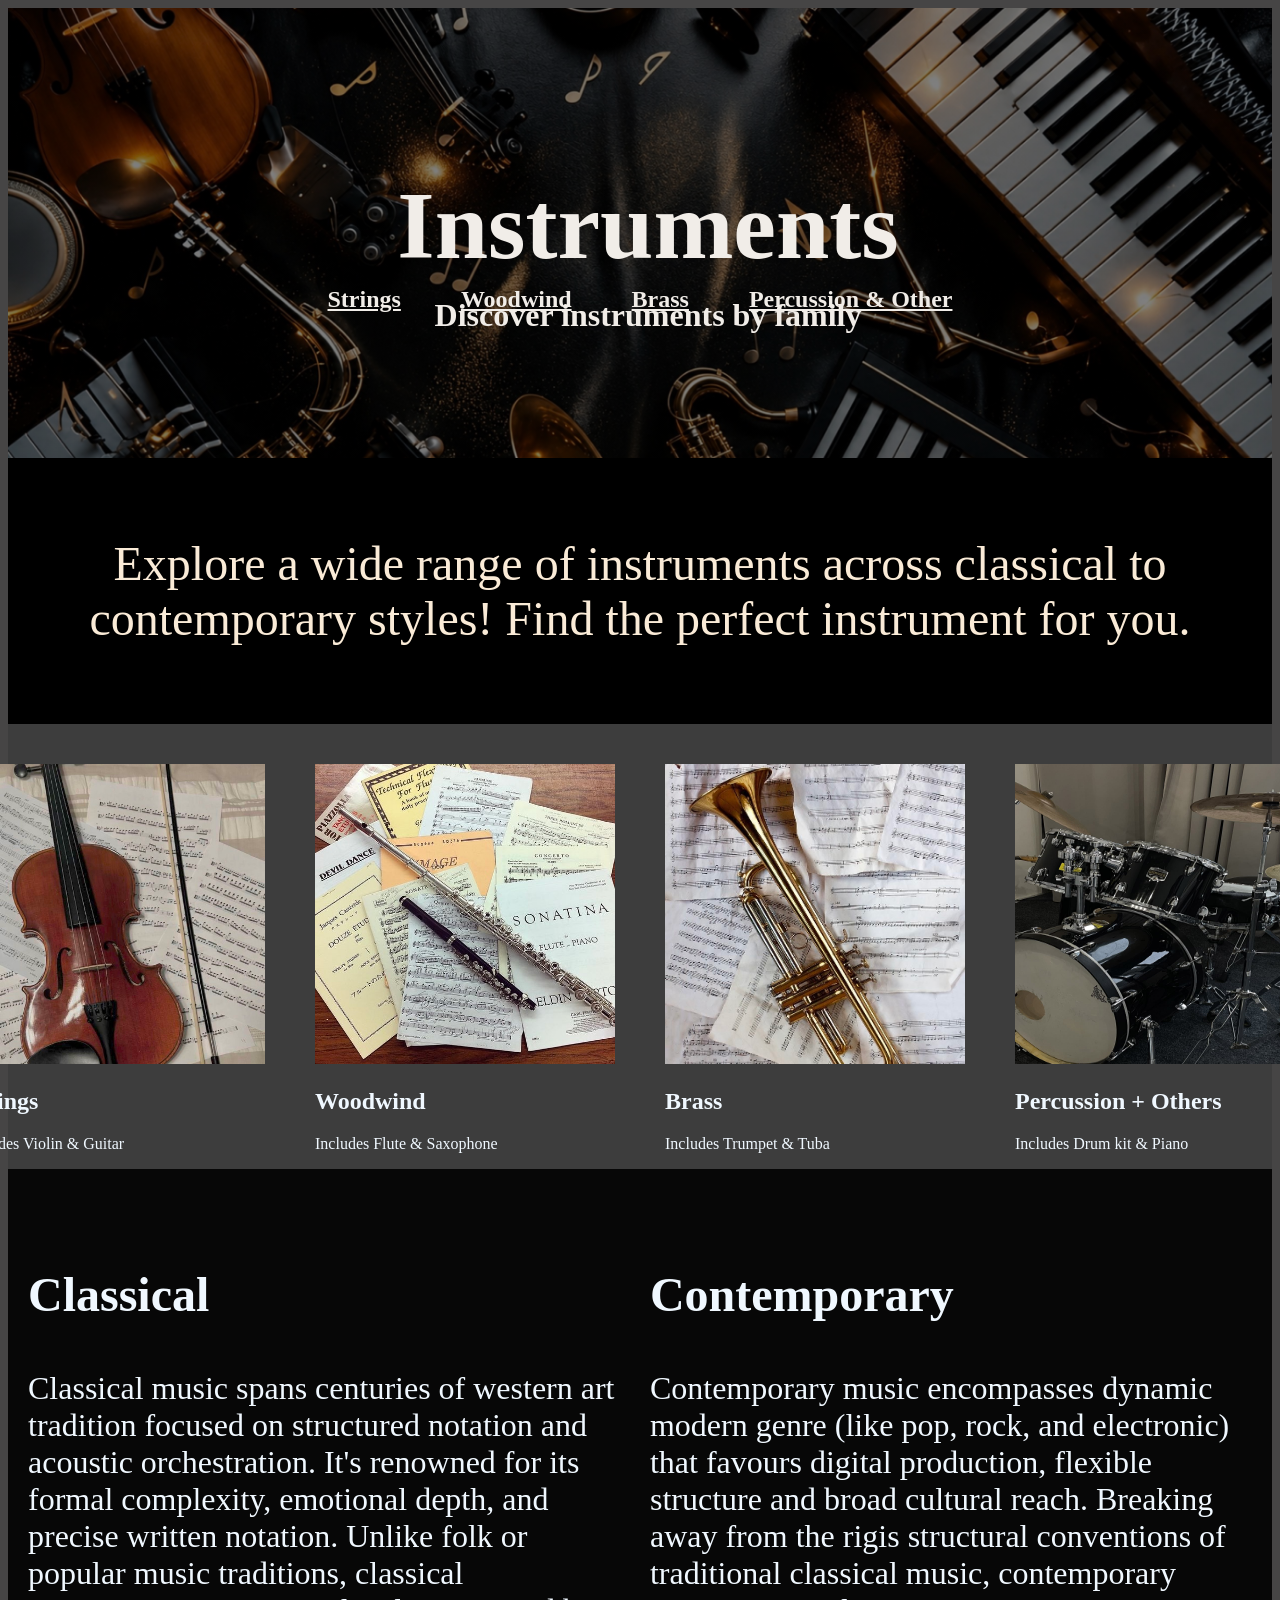
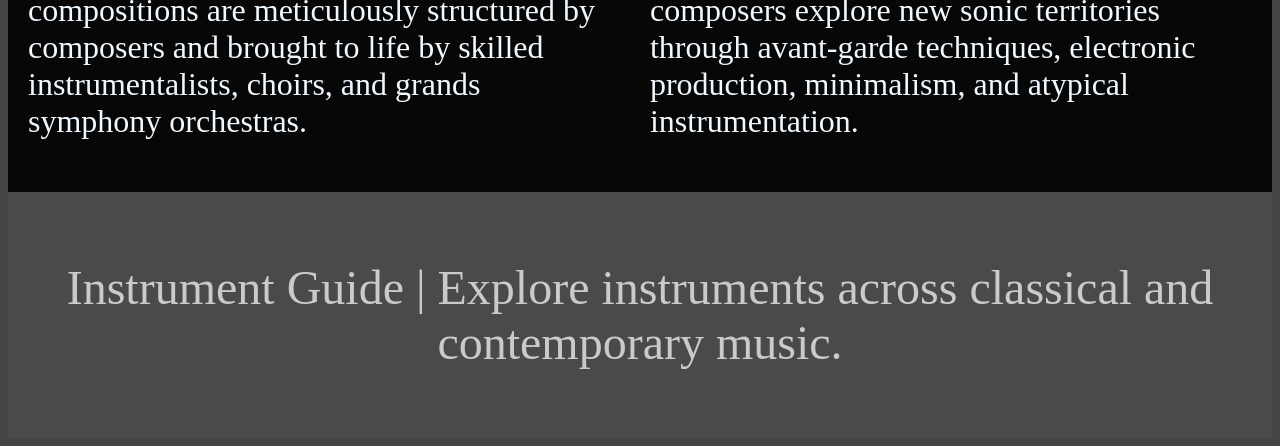
<file: index.html>
<!DOCTYPE html>
<html lang="en">
<head>
    <meta charset="UTF-8">
    <meta name="viewport" content="width=device-width, initial-scale=1.0">
    <link rel="stylesheet" href="style.css">
    <title>Document</title>
</head>
<body>
    <section class="hero-image">
        <h1 class="hero-text">
            Instruments
        </h1>
        <h2 class="herosubtitle">
            Discover instruments by family
        </h2>

        <div class = "familylinks">
            <h2 class="familylink"><a href=strings.html>Strings</a></h2>

            <h2 class="familylink"><a href=woodwind.html>Woodwind</a></h2>

            <h2 class="familylink"><a href=brass.html>Brass</a></h2>

            <h2 class="familylink"><a href=percussion&other.html>Percussion & Other</a></h2>

        </div>
    </section>

    <section class="intro">
        <p>
            Explore a wide range of instruments across classical to contemporary styles!
            Find the perfect instrument for you.
        </p>
    </section>

    <section class="Families">
        <div class="family">
            <a href=strings.html>
                <img class="family-img" src="./WebImg/viola_IMG.jpeg" alt="Violin">
            </a>
            <h2>Strings</h2>
            <p>Includes Violin & Guitar</p>
        </div>

        <div class="family">
            <a href=woodwind.html>
                <img class="family-img" src="./WebImg/flutepiccolo_IMG.jpeg" alt="Flute">
                </a>
            <h2>Woodwind</h2>
            <p>Includes Flute & Saxophone</p>
        </div>

        <div class="family">
            <a href=brass.html>
                <img class="family-img" src="./WebImg/trumpet_IMG.jpeg" alt="Trumpet">
                </a>
            <h2>Brass</h2>
            <p>Includes Trumpet & Tuba</p>
        </div>

        <div class="family">
            <a href=percussion&other.html>
                <img class="family-img" src="./WebImg/drumkit_IMG.jpeg" alt="Drums">
                </a>
            <h2>Percussion + Others</h2>
            <p>Includes Drum kit & Piano</p>
        </div>

    </section>

    <section class="info">
        <div class="comparison">
            <div>
                <h3>Classical</h3>
                <p>Classical music spans centuries of western art tradition focused on structured notation and acoustic orchestration. It's renowned for its formal complexity, emotional depth, and precise written notation. Unlike folk or popular music traditions, classical compositions are meticulously structured by composers and brought to life by skilled instrumentalists, choirs, and grands symphony orchestras.</p>
            </div>
            <div>
                <h3>Contemporary</h3>
                <p>Contemporary music encompasses dynamic modern genre (like pop, rock, and electronic) that favours digital production, flexible structure and broad cultural reach. Breaking away from the rigis structural conventions of traditional classical music, contemporary composers explore new sonic territories through avant-garde techniques, electronic production, minimalism, and atypical instrumentation.</p>
            </div>
        </div>
    </section>

    <section class="end">
        <p>Instrument Guide | Explore instruments across classical and contemporary music.</p>
    </section>

</body>
</html>
</file>
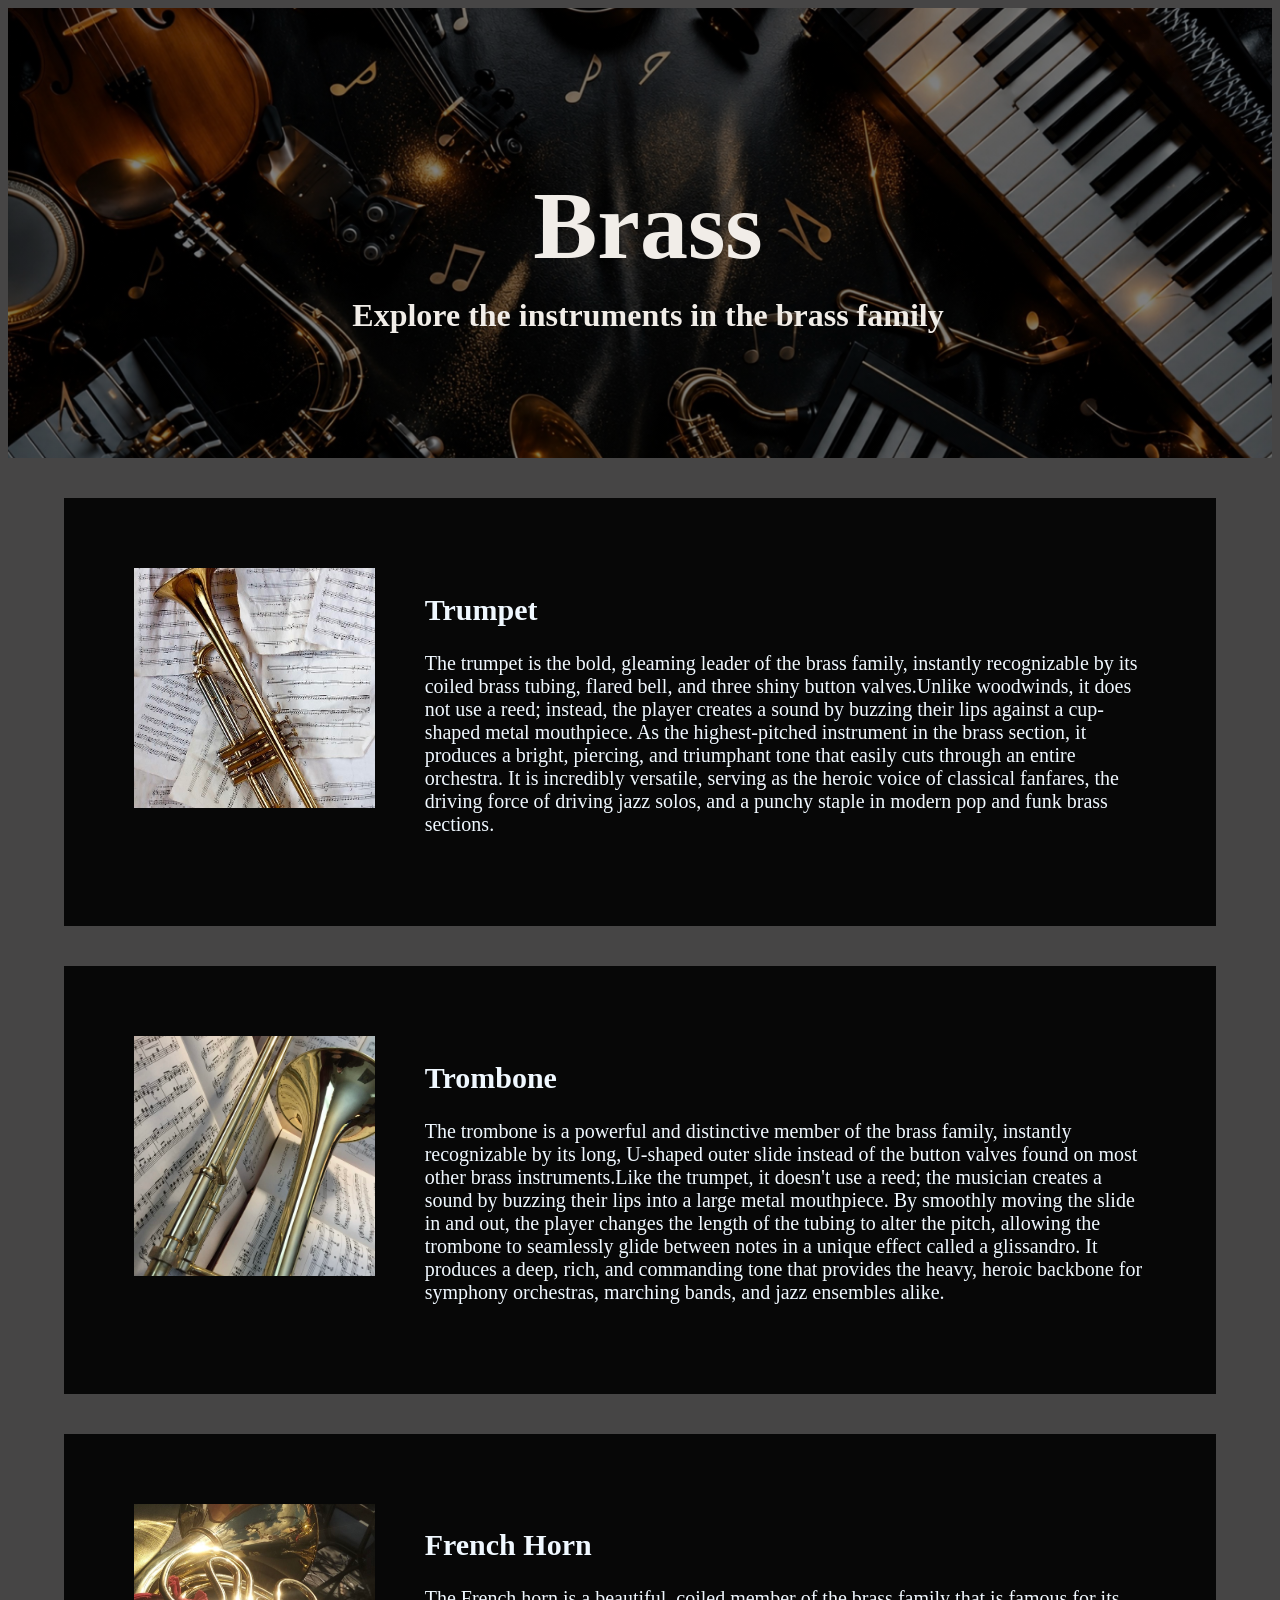
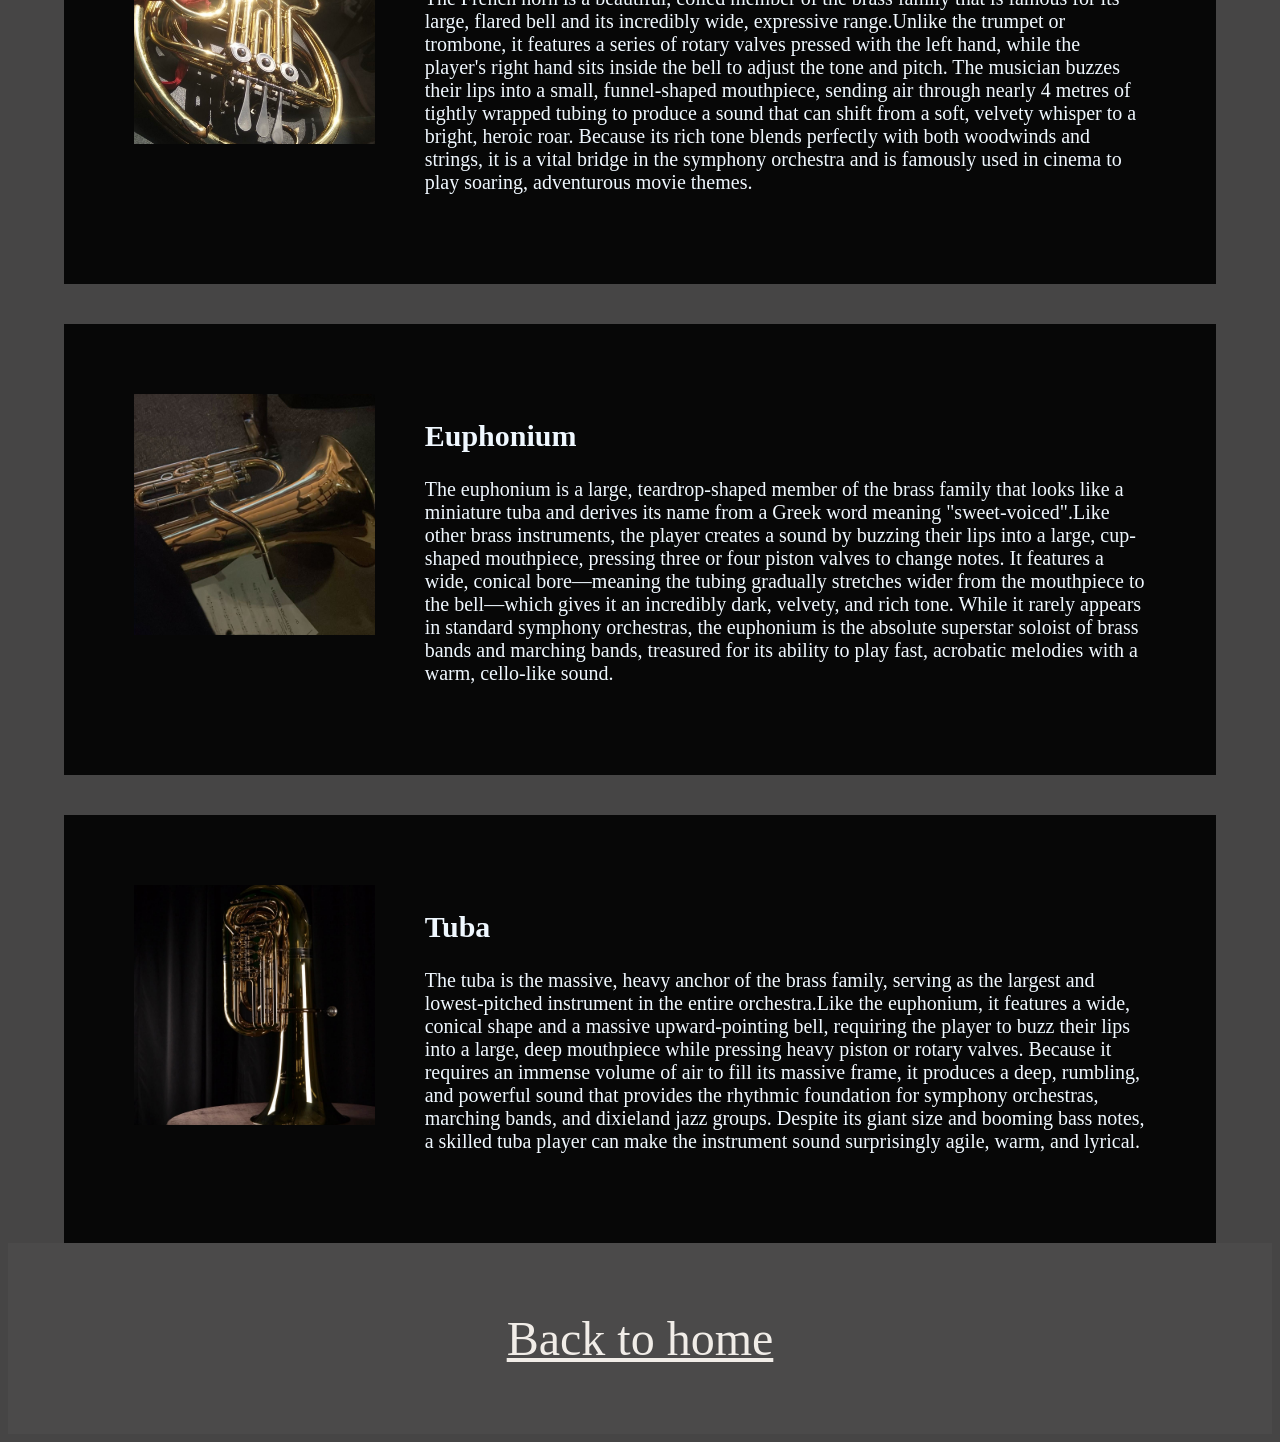
<file: brass.html>
<!DOCTYPE html>
<html lang="en">
<head>
    <meta charset="UTF-8">
    <meta name="viewport" content="width=device-width, initial-scale=1.0">
    <link rel="stylesheet" href="style.css">
    <title>Document</title>
</head>
<body>
    <section class="hero-brass">
        <h1 class="hero-brasstext">
            Brass
        </h1>
        <h2 class="herobrasssubtitle">
            Explore the instruments in the brass family
        </h2>
    </section>

    <section class="trumpet">
        <div class="trumpetimg">
            <img src="./WebImg/trumpet_IMG.jpeg" alt="trumpet">
        </div>
        <div class="trumpetinfo">
            <h1>Trumpet</h1>
            <p>The trumpet is the bold, gleaming leader of the brass family, instantly recognizable by its coiled brass tubing, flared bell, and three shiny button valves.Unlike woodwinds, it does not use a reed; instead, the player creates a sound by buzzing their lips against a cup-shaped metal mouthpiece. As the highest-pitched instrument in the brass section, it produces a bright, piercing, and triumphant tone that easily cuts through an entire orchestra. It is incredibly versatile, serving as the heroic voice of classical fanfares, the driving force of driving jazz solos, and a punchy staple in modern pop and funk brass sections.</p>
        </div>
    </section>

    <section class="trombone">
        <div class="tromboneimg">
            <img src="./WebImg/trombone_IMG.jpeg" alt="trombone">
        </div>
        <div class="tromboneinfo">
            <h1>Trombone</h1>
            <p>The trombone is a powerful and distinctive member of the brass family, instantly recognizable by its long, U-shaped outer slide instead of the button valves found on most other brass instruments.Like the trumpet, it doesn't use a reed; the musician creates a sound by buzzing their lips into a large metal mouthpiece. By smoothly moving the slide in and out, the player changes the length of the tubing to alter the pitch, allowing the trombone to seamlessly glide between notes in a unique effect called a glissandro. It produces a deep, rich, and commanding tone that provides the heavy, heroic backbone for symphony orchestras, marching bands, and jazz ensembles alike.</p>
        </div>
    </section>

    <section class="frenchhorn">
        <div class="frenchhornimg">
            <img src="./WebImg/frenchhorn_IMG.jpeg" alt="frenchhorn">
        </div>
        <div class="frenchhorninfo">
            <h1>French Horn</h1>
            <p>The French horn is a beautiful, coiled member of the brass family that is famous for its large, flared bell and its incredibly wide, expressive range.Unlike the trumpet or trombone, it features a series of rotary valves pressed with the left hand, while the player's right hand sits inside the bell to adjust the tone and pitch. The musician buzzes their lips into a small, funnel-shaped mouthpiece, sending air through nearly 4 metres of tightly wrapped tubing to produce a sound that can shift from a soft, velvety whisper to a bright, heroic roar. Because its rich tone blends perfectly with both woodwinds and strings, it is a vital bridge in the symphony orchestra and is famously used in cinema to play soaring, adventurous movie themes.</p>
        </div>
    </section>

    <section class="euphonium">
        <div class="euphoniumimg">
            <img src="./WebImg/euphonium_IMG.jpeg" alt="euphonium">
        </div>
        <div class="euphoniuminfo">
            <h1>Euphonium</h1>
            <p>The euphonium is a large, teardrop-shaped member of the brass family that looks like a miniature tuba and derives its name from a Greek word meaning "sweet-voiced".Like other brass instruments, the player creates a sound by buzzing their lips into a large, cup-shaped mouthpiece, pressing three or four piston valves to change notes. It features a wide, conical bore—meaning the tubing gradually stretches wider from the mouthpiece to the bell—which gives it an incredibly dark, velvety, and rich tone. While it rarely appears in standard symphony orchestras, the euphonium is the absolute superstar soloist of brass bands and marching bands, treasured for its ability to play fast, acrobatic melodies with a warm, cello-like sound.</p>
        </div>
    </section>

    <section class="tuba">
        <div class="tubaimg">
            <img src="./WebImg/tuba_IMG.jpeg" alt="tuba">
        </div>
        <div class="tubainfo">
            <h1>Tuba</h1>
            <p>The tuba is the massive, heavy anchor of the brass family, serving as the largest and lowest-pitched instrument in the entire orchestra.Like the euphonium, it features a wide, conical shape and a massive upward-pointing bell, requiring the player to buzz their lips into a large, deep mouthpiece while pressing heavy piston or rotary valves. Because it requires an immense volume of air to fill its massive frame, it produces a deep, rumbling, and powerful sound that provides the rhythmic foundation for symphony orchestras, marching bands, and dixieland jazz groups. Despite its giant size and booming bass notes, a skilled tuba player can make the instrument sound surprisingly agile, warm, and lyrical.</p>
        </div>
    </section>

    <section class="end">
        <p><a href=index.html>Back to home</a></p>
    </section>

</body>
</file>
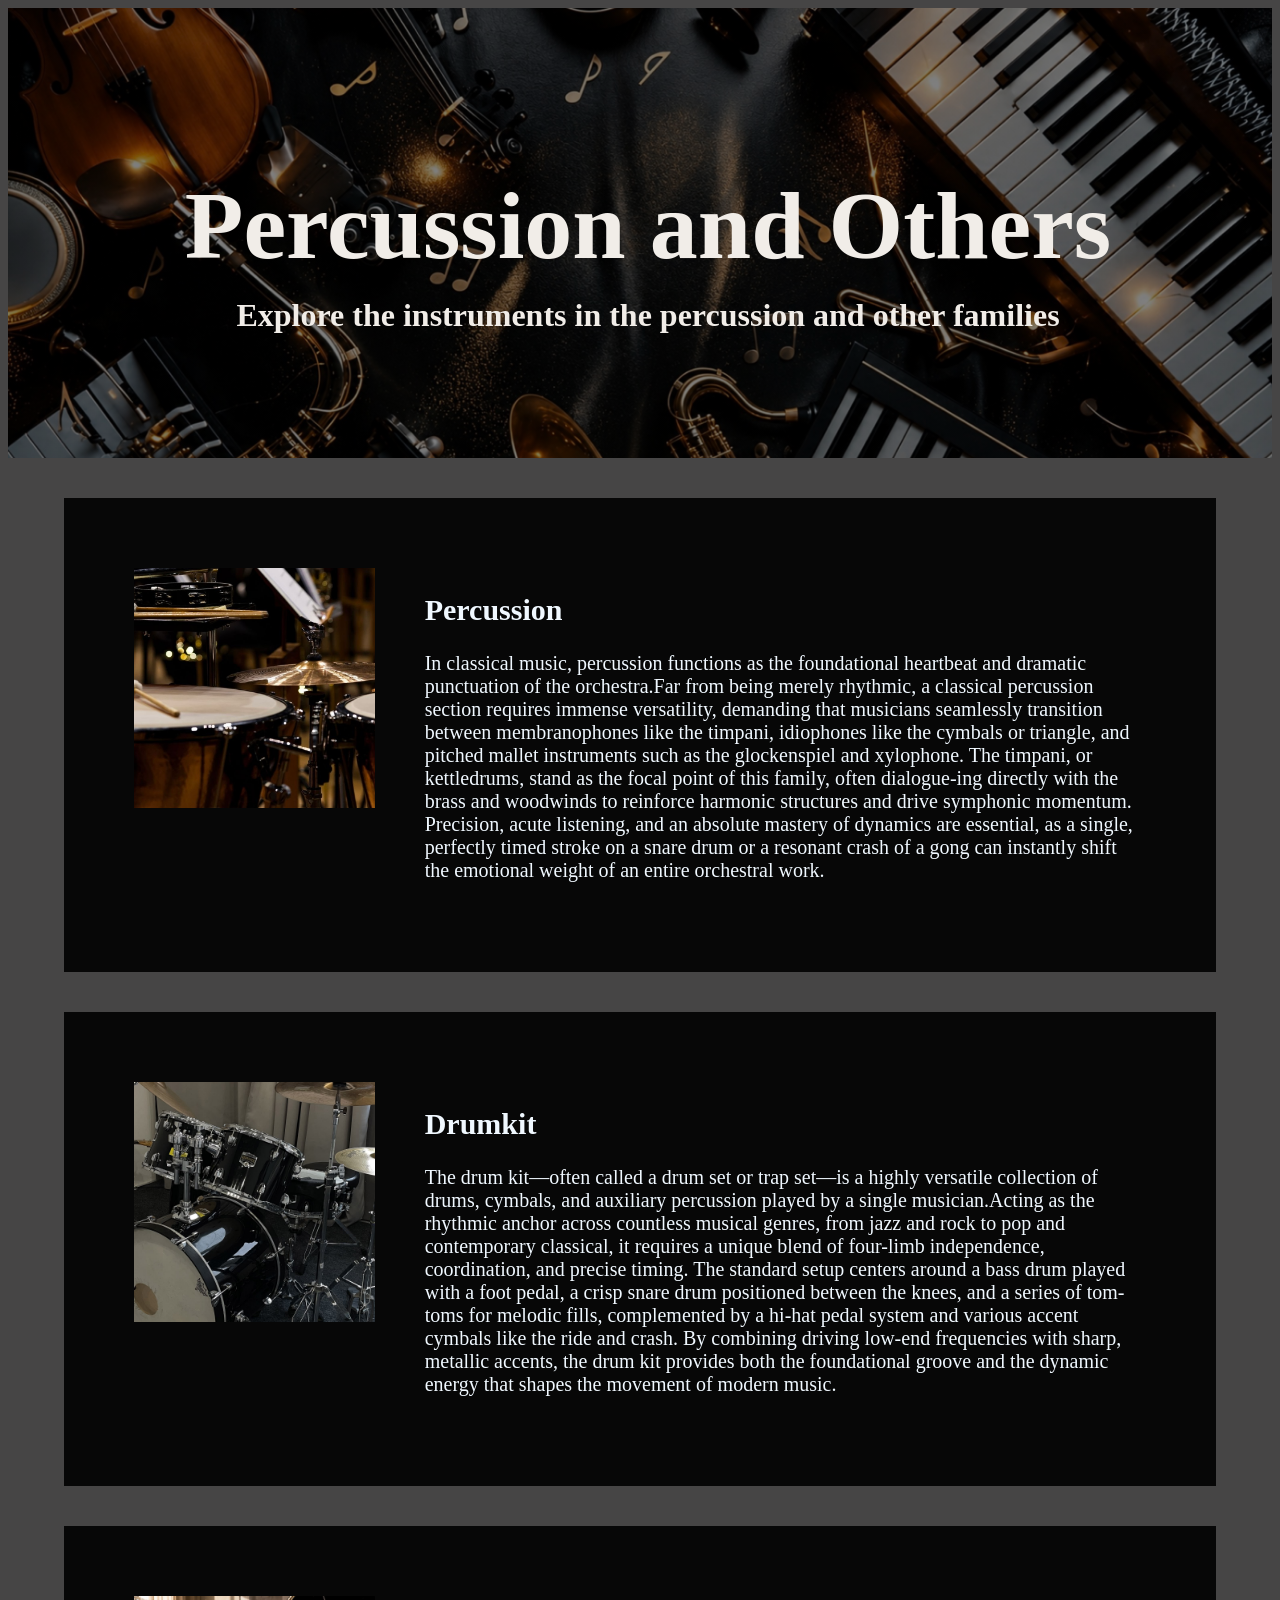
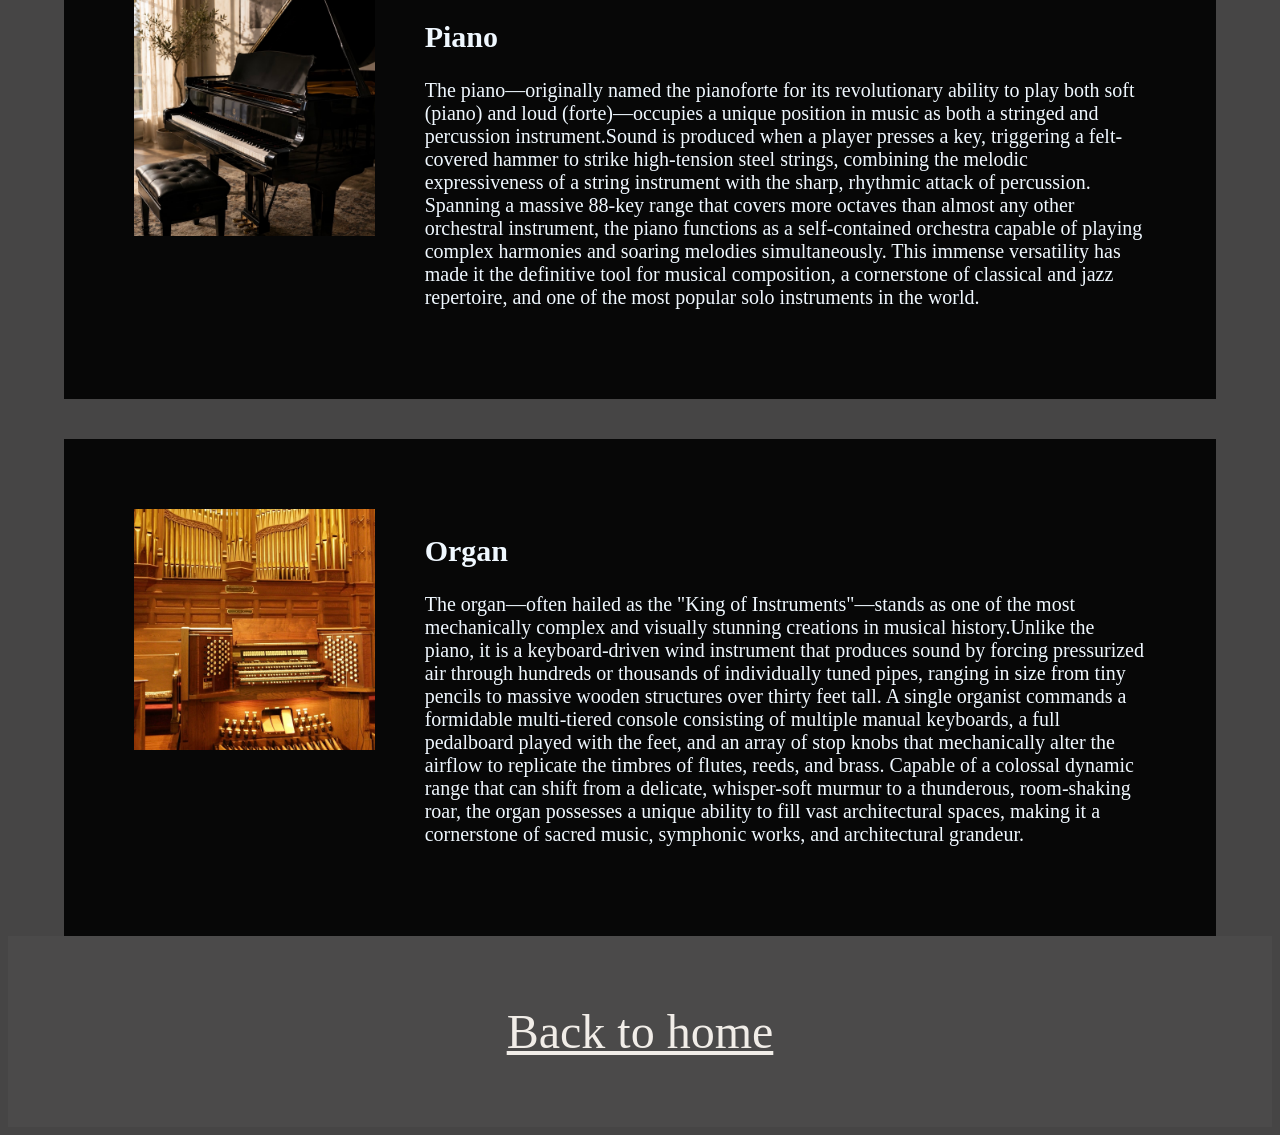
<file: percussion&other.html>
<!DOCTYPE html>
<html lang="en">
<head>
    <meta charset="UTF-8">
    <meta name="viewport" content="width=device-width, initial-scale=1.0">
    <link rel="stylesheet" href="style.css">
    <title>Document</title>
</head>
<body>
    <section class="hero-other">
        <h1 class="hero-othertext">
            Percussion and Others
        </h1>
        <h2 class="heroothersubtitle">
            Explore the instruments in the percussion and other families
        </h2>
    </section>

    <section class="percussion">
        <div class="percussionimg">
            <img src="./WebImg/percussion_IMG.jpeg" alt="percussion">
        </div>
        <div class="percussioninfo">
            <h1>Percussion</h1>
            <p>In classical music, percussion functions as the foundational heartbeat and dramatic punctuation of the orchestra.Far from being merely rhythmic, a classical percussion section requires immense versatility, demanding that musicians seamlessly transition between membranophones like the timpani, idiophones like the cymbals or triangle, and pitched mallet instruments such as the glockenspiel and xylophone. The timpani, or kettledrums, stand as the focal point of this family, often dialogue-ing directly with the brass and woodwinds to reinforce harmonic structures and drive symphonic momentum. Precision, acute listening, and an absolute mastery of dynamics are essential, as a single, perfectly timed stroke on a snare drum or a resonant crash of a gong can instantly shift the emotional weight of an entire orchestral work.</p>
        </div>
    </section>

    <section class="drumkit">
        <div class="drumkitimg">
            <img src="./WebImg/drumkit_IMG.jpeg" alt="drumkit">
        </div>
        <div class="drumkitinfo">
            <h1>Drumkit</h1>
            <p>The drum kit—often called a drum set or trap set—is a highly versatile collection of drums, cymbals, and auxiliary percussion played by a single musician.Acting as the rhythmic anchor across countless musical genres, from jazz and rock to pop and contemporary classical, it requires a unique blend of four-limb independence, coordination, and precise timing. The standard setup centers around a bass drum played with a foot pedal, a crisp snare drum positioned between the knees, and a series of tom-toms for melodic fills, complemented by a hi-hat pedal system and various accent cymbals like the ride and crash. By combining driving low-end frequencies with sharp, metallic accents, the drum kit provides both the foundational groove and the dynamic energy that shapes the movement of modern music.</p>
        </div>
    </section>

    <section class="piano">
        <div class="pianoimg">
            <img src="./WebImg/piano_IMG.jpeg" alt="piano">
        </div>
        <div class="pianoinfo">
            <h1>Piano</h1>
            <p>The piano—originally named the pianoforte for its revolutionary ability to play both soft (piano) and loud (forte)—occupies a unique position in music as both a stringed and percussion instrument.Sound is produced when a player presses a key, triggering a felt-covered hammer to strike high-tension steel strings, combining the melodic expressiveness of a string instrument with the sharp, rhythmic attack of percussion. Spanning a massive 88-key range that covers more octaves than almost any other orchestral instrument, the piano functions as a self-contained orchestra capable of playing complex harmonies and soaring melodies simultaneously. This immense versatility has made it the definitive tool for musical composition, a cornerstone of classical and jazz repertoire, and one of the most popular solo instruments in the world.</p>
        </div>
    </section>

    <section class="organ">
        <div class="organimg">
            <img src="./WebImg/organ_IMG.jpeg" alt="organ">
        </div>
        <div class="organinfo">
            <h1>Organ</h1>
            <p>The organ—often hailed as the "King of Instruments"—stands as one of the most mechanically complex and visually stunning creations in musical history.Unlike the piano, it is a keyboard-driven wind instrument that produces sound by forcing pressurized air through hundreds or thousands of individually tuned pipes, ranging in size from tiny pencils to massive wooden structures over thirty feet tall. A single organist commands a formidable multi-tiered console consisting of multiple manual keyboards, a full pedalboard played with the feet, and an array of stop knobs that mechanically alter the airflow to replicate the timbres of flutes, reeds, and brass. Capable of a colossal dynamic range that can shift from a delicate, whisper-soft murmur to a thunderous, room-shaking roar, the organ possesses a unique ability to fill vast architectural spaces, making it a cornerstone of sacred music, symphonic works, and architectural grandeur.</p>
        </div>
    </section>

    <section class="end">
        <p><a href=index.html>Back to home</a></p>
    </section>

</body>
</file>
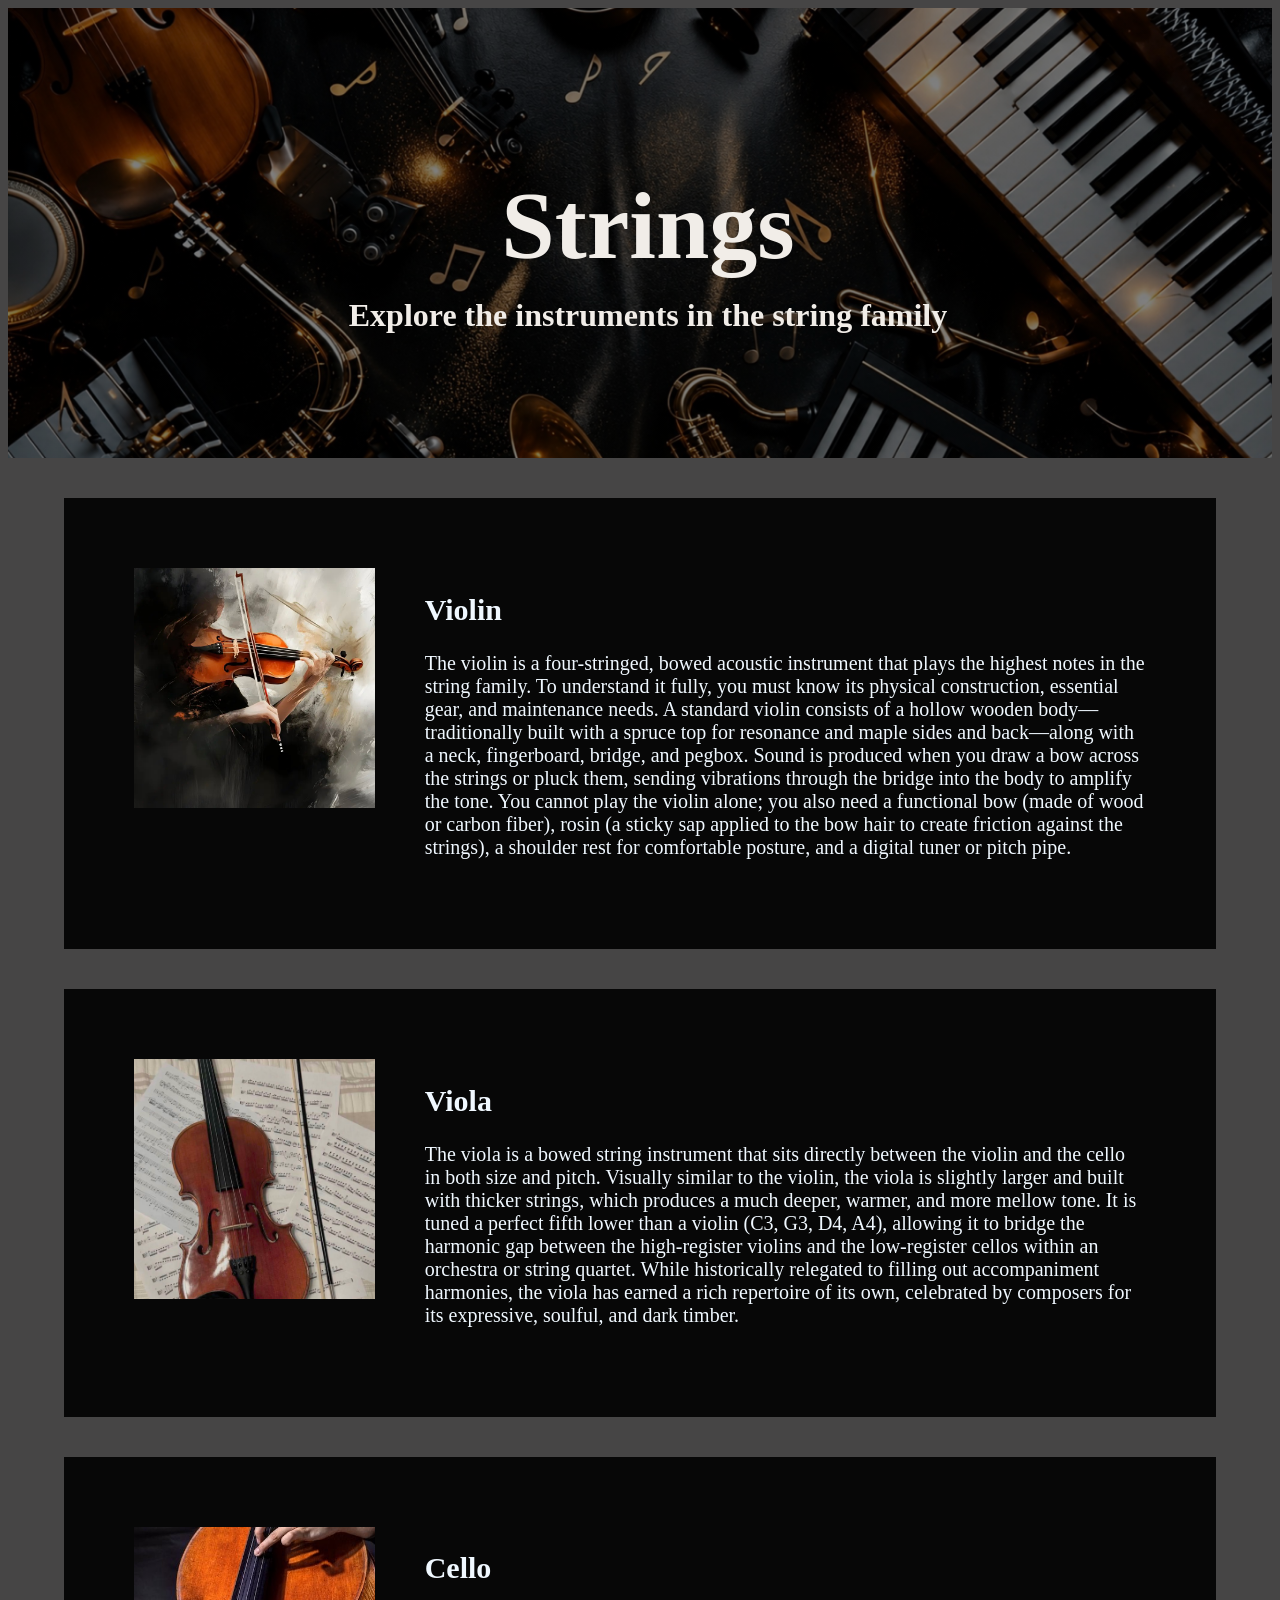
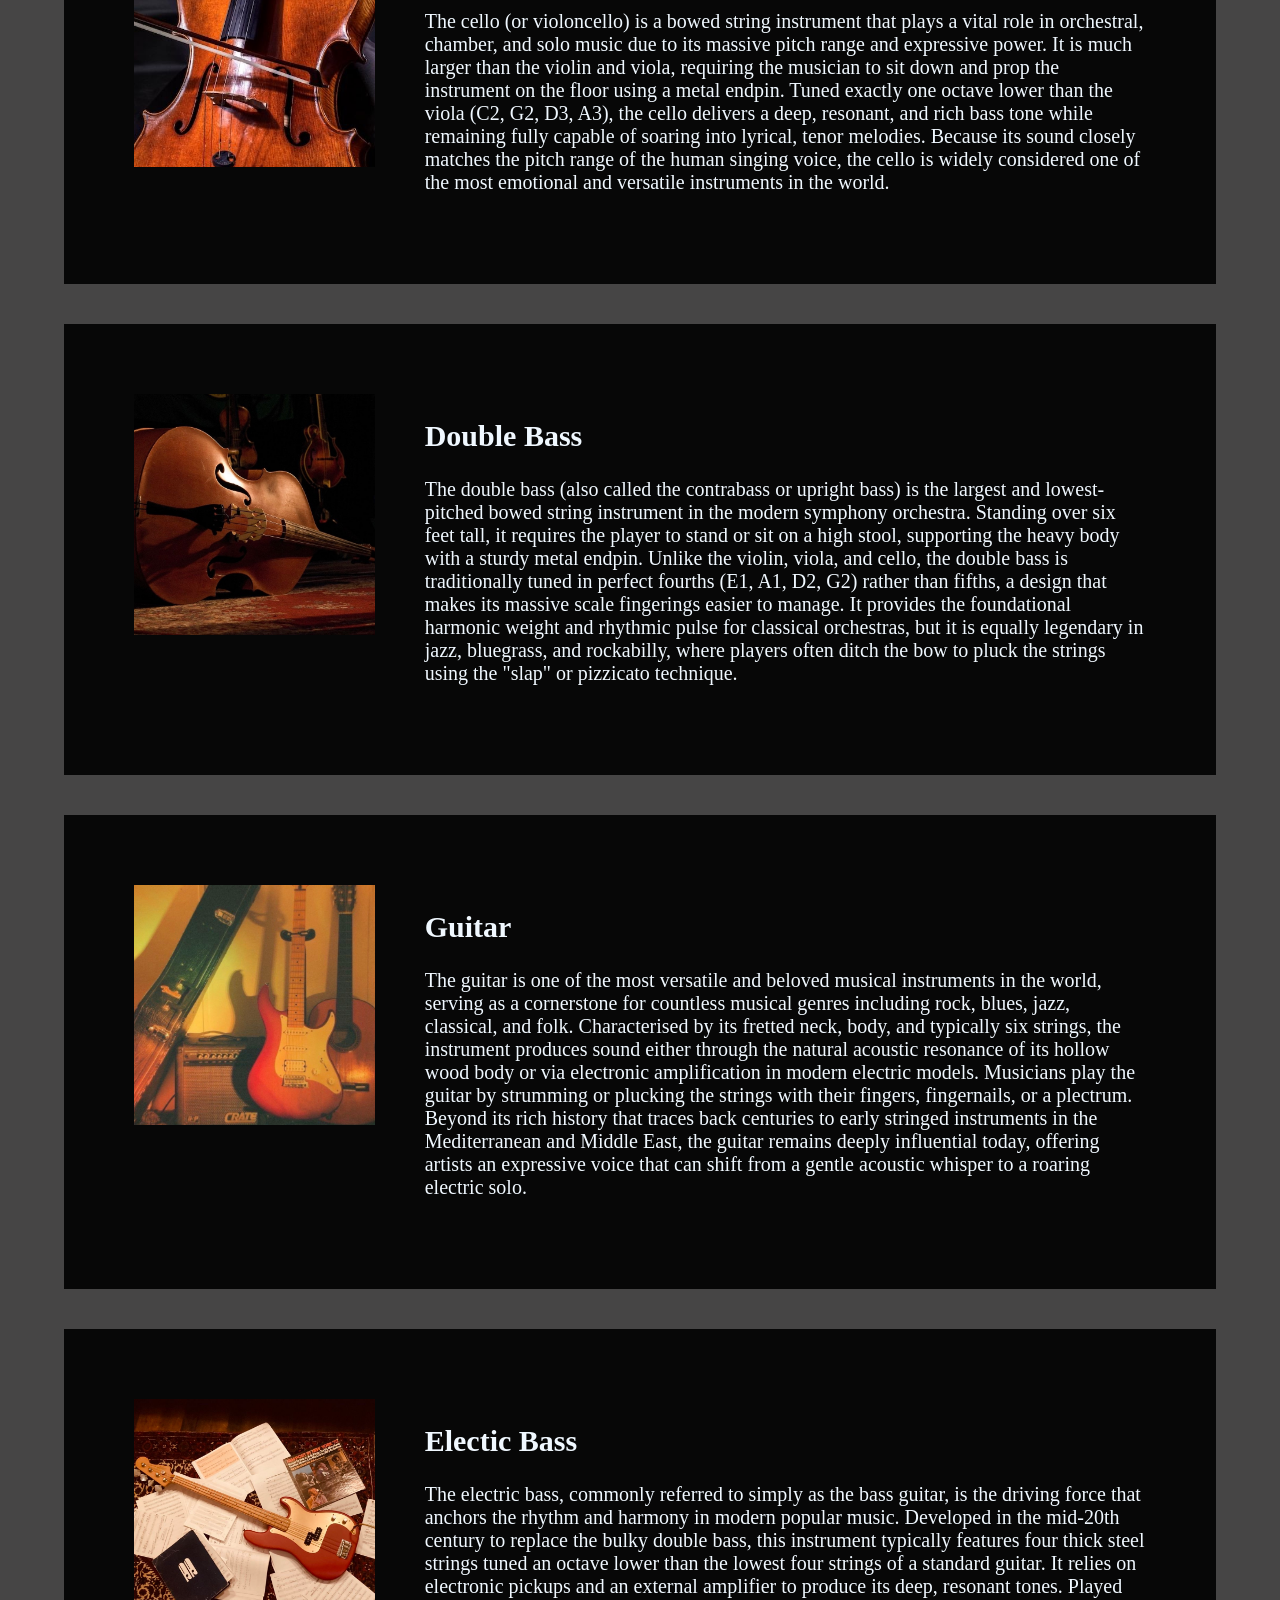
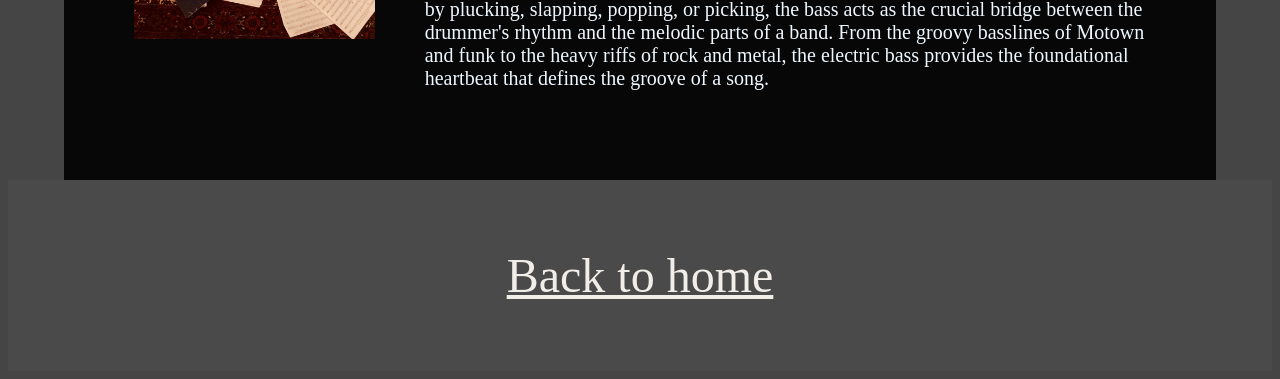
<file: strings.html>
<!DOCTYPE html>
<html lang="en">
<head>
    <meta charset="UTF-8">
    <meta name="viewport" content="width=device-width, initial-scale=1.0">
    <link rel="stylesheet" href="style.css">
    <title>Document</title>
</head>
<body>
    <section class="hero-string">
        <h1 class="hero-stringtext">
            Strings
        </h1>
        <h2 class="herostringsubtitle">
            Explore the instruments in the string family
        </h2>
    </section>

    <section class="violin">
        <div class="violinimg">
            <img src="./WebImg/violin_IMG.jpeg" alt="violin">
        </div>
        <div class="violininfo">
            <h1>Violin</h1>
            <p>The violin is a four-stringed, bowed acoustic instrument that plays the highest notes in the string family. To understand it fully, you must know its physical construction, essential gear, and maintenance needs. A standard violin consists of a hollow wooden body—traditionally built with a spruce top for resonance and maple sides and back—along with a neck, fingerboard, bridge, and pegbox. Sound is produced when you draw a bow across the strings or pluck them, sending vibrations through the bridge into the body to amplify the tone. You cannot play the violin alone; you also need a functional bow (made of wood or carbon fiber), rosin (a sticky sap applied to the bow hair to create friction against the strings), a shoulder rest for comfortable posture, and a digital tuner or pitch pipe.</p>
        </div>
    </section>

    <section class="viola">
        <div class="violaimg">
            <img src="./WebImg/viola_IMG.jpeg" alt="viola">
        </div>
        <div class="violainfo">
            <h1>Viola</h1>
            <p>The viola is a bowed string instrument that sits directly between the violin and the cello in both size and pitch. Visually similar to the violin, the viola is slightly larger and built with thicker strings, which produces a much deeper, warmer, and more mellow tone. It is tuned a perfect fifth lower than a violin (C3, G3, D4, A4), allowing it to bridge the harmonic gap between the high-register violins and the low-register cellos within an orchestra or string quartet. While historically relegated to filling out accompaniment harmonies, the viola has earned a rich repertoire of its own, celebrated by composers for its expressive, soulful, and dark timber.</p>
        </div>
    </section>

    <section class="cello">
        <div class="celloimg">
            <img src="./WebImg/cello_IMG.jpeg" alt="cello">
        </div>
        <div class="celloinfo">
            <h1>Cello</h1>
            <p>The cello (or violoncello) is a bowed string instrument that plays a vital role in orchestral, chamber, and solo music due to its massive pitch range and expressive power. It is much larger than the violin and viola, requiring the musician to sit down and prop the instrument on the floor using a metal endpin. Tuned exactly one octave lower than the viola (C2, G2, D3, A3), the cello delivers a deep, resonant, and rich bass tone while remaining fully capable of soaring into lyrical, tenor melodies. Because its sound closely matches the pitch range of the human singing voice, the cello is widely considered one of the most emotional and versatile instruments in the world.</p>
        </div>
    </section>

    <section class="doublebass">
        <div class="doublebassimg">
            <img src="./WebImg/doublebass_IMG.jpeg" alt="doublebass">
        </div>
        <div class="doublebassinfo">
            <h1>Double Bass</h1>
            <p>The double bass (also called the contrabass or upright bass) is the largest and lowest-pitched bowed string instrument in the modern symphony orchestra. Standing over six feet tall, it requires the player to stand or sit on a high stool, supporting the heavy body with a sturdy metal endpin. Unlike the violin, viola, and cello, the double bass is traditionally tuned in perfect fourths (E1, A1, D2, G2) rather than fifths, a design that makes its massive scale fingerings easier to manage. It provides the foundational harmonic weight and rhythmic pulse for classical orchestras, but it is equally legendary in jazz, bluegrass, and rockabilly, where players often ditch the bow to pluck the strings using the "slap" or pizzicato technique.</p>
        </div>
    </section>

    <section class="guitar">
        <div class="guitarimg">
            <img src="./WebImg/guitar_IMG.jpeg" alt="guitar">
        </div>
        <div class="guitarinfo">
            <h1>Guitar</h1>
            <p>The guitar is one of the most versatile and beloved musical instruments in the world, serving as a cornerstone for countless musical genres including rock, blues, jazz, classical, and folk. Characterised by its fretted neck, body, and typically six strings, the instrument produces sound either through the natural acoustic resonance of its hollow wood body or via electronic amplification in modern electric models. Musicians play the guitar by strumming or plucking the strings with their fingers, fingernails, or a plectrum. Beyond its rich history that traces back centuries to early stringed instruments in the Mediterranean and Middle East, the guitar remains deeply influential today, offering artists an expressive voice that can shift from a gentle acoustic whisper to a roaring electric solo.</p>
        </div>
    </section>

    <section class="electricbass">
        <div class="electricbassimg">
            <img src="./WebImg/electricbass_IMG.jpeg" alt="electricbass">
        </div>
        <div class="electricbassinfo">
            <h1>Electic Bass</h1>
            <p>The electric bass, commonly referred to simply as the bass guitar, is the driving force that anchors the rhythm and harmony in modern popular music. Developed in the mid-20th century to replace the bulky double bass, this instrument typically features four thick steel strings tuned an octave lower than the lowest four strings of a standard guitar. It relies on electronic pickups and an external amplifier to produce its deep, resonant tones. Played by plucking, slapping, popping, or picking, the bass acts as the crucial bridge between the drummer's rhythm and the melodic parts of a band. From the groovy basslines of Motown and funk to the heavy riffs of rock and metal, the electric bass provides the foundational heartbeat that defines the groove of a song.</p>
        </div>
    </section>

    <section class="end">
        <p><a href=index.html>Back to home</a></p>
    </section>

</body>
</file>
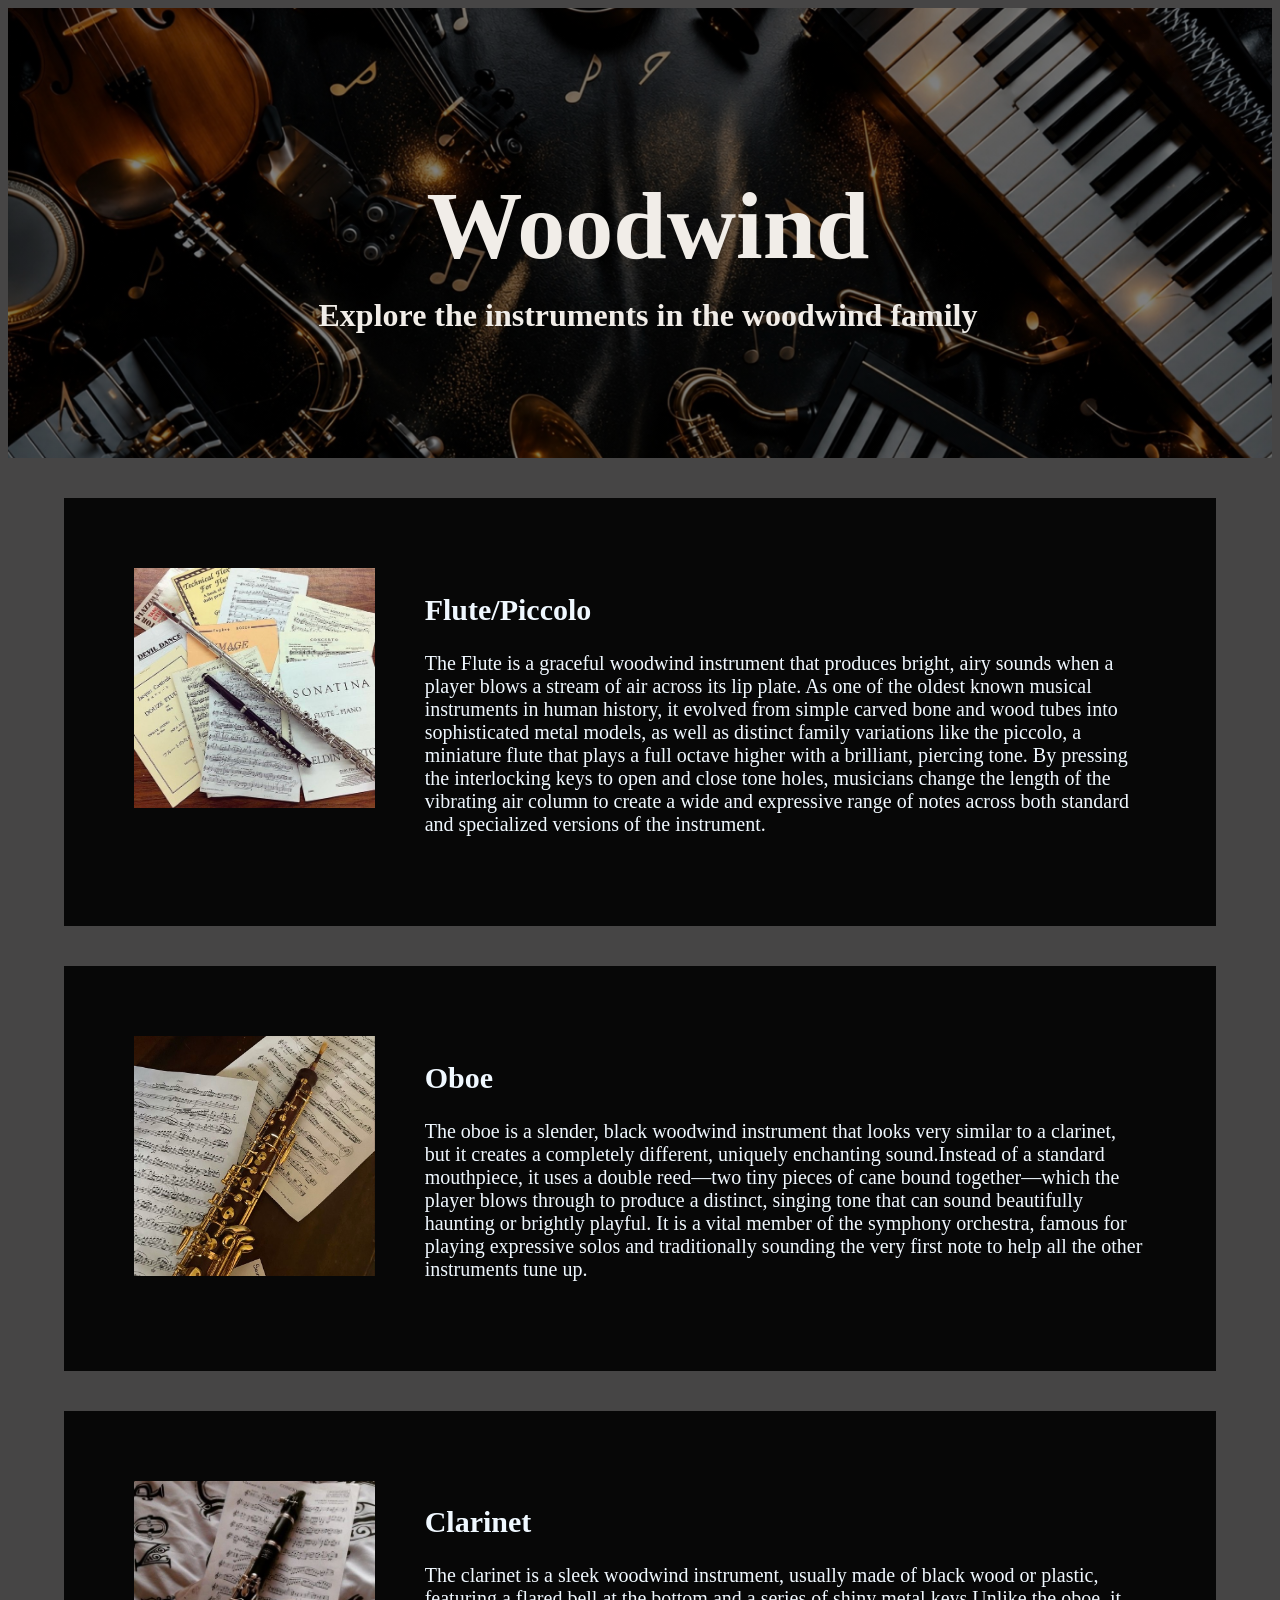
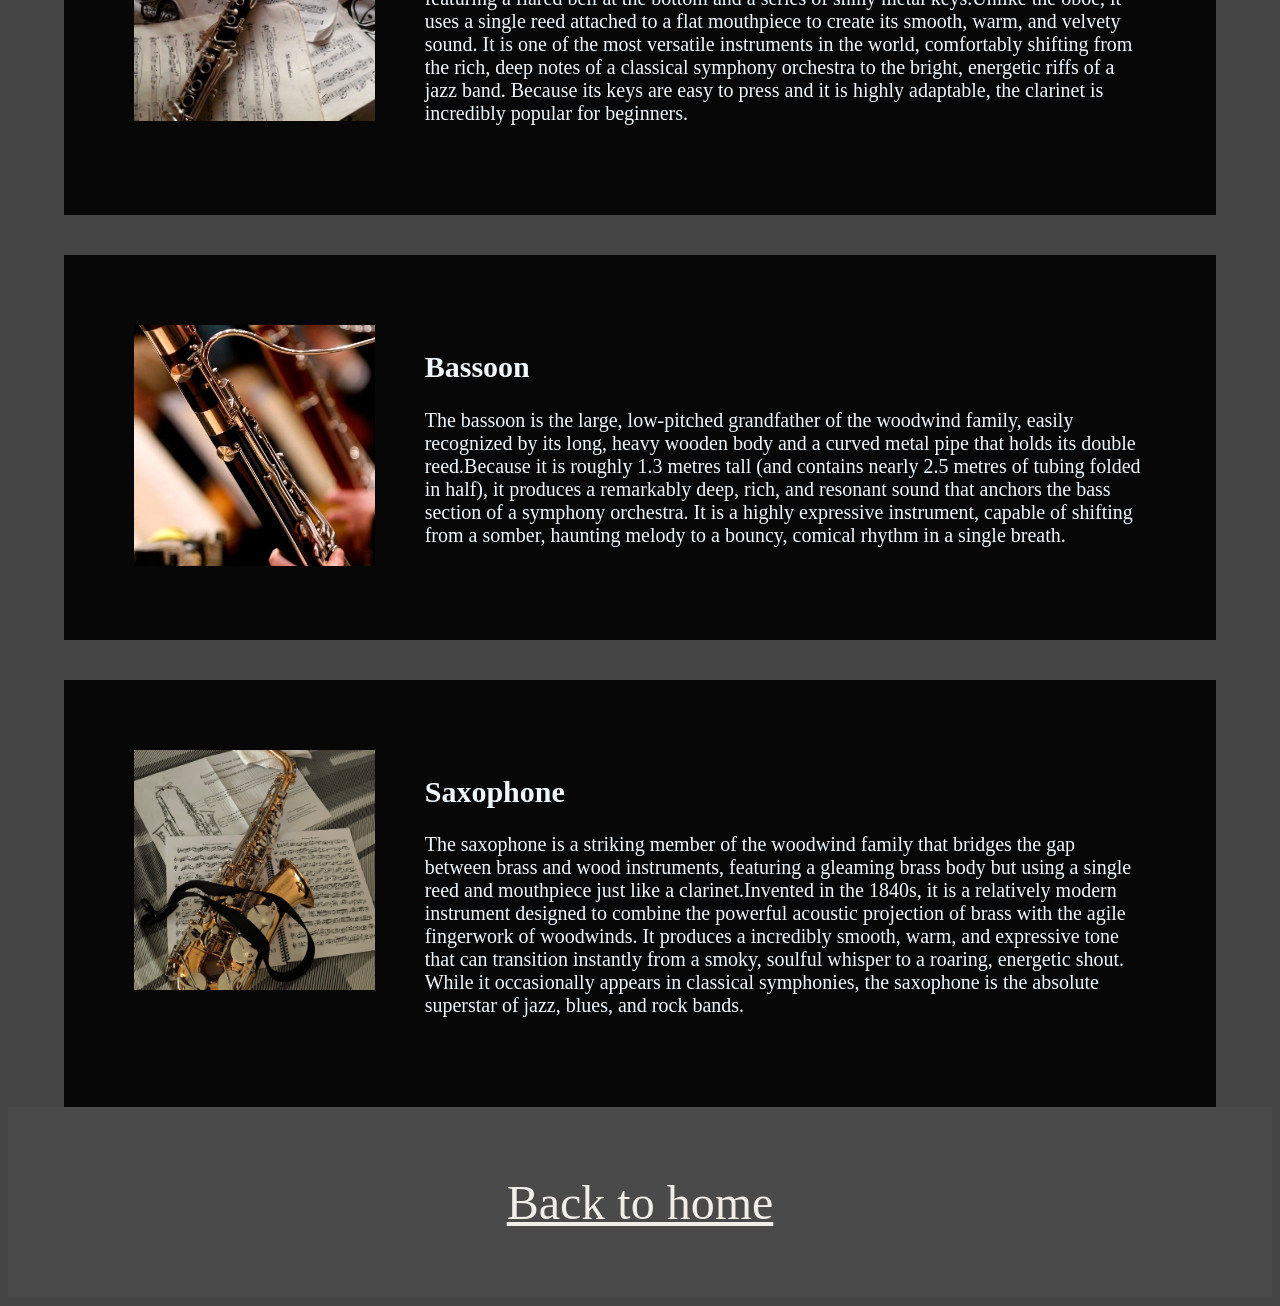
<file: woodwind.html>
<!DOCTYPE html>
<html lang="en">
<head>
    <meta charset="UTF-8">
    <meta name="viewport" content="width=device-width, initial-scale=1.0">
    <link rel="stylesheet" href="style.css">
    <title>Document</title>
</head>
<body>
    <section class="hero-wind">
        <h1 class="hero-windtext">
            Woodwind
        </h1>
        <h2 class="herowindsubtitle">
            Explore the instruments in the woodwind family
        </h2>
    </section>

    <section class="Flute">
        <div class="fluteimg">
            <img src="./WebImg/flutepiccolo_IMG.jpeg" alt="flute">
        </div>
        <div class="fluteinfo">
            <h1>Flute/Piccolo</h1>
            <p>The Flute is a graceful woodwind instrument that produces bright, airy sounds when a player blows a stream of air across its lip plate. As one of the oldest known musical instruments in human history, it evolved from simple carved bone and wood tubes into sophisticated metal models, as well as distinct family variations like the piccolo, a miniature flute that plays a full octave higher with a brilliant, piercing tone. By pressing the interlocking keys to open and close tone holes, musicians change the length of the vibrating air column to create a wide and expressive range of notes across both standard and specialized versions of the instrument.</p>
        </div>
    </section>

    <section class="oboe">
        <div class="oboeimg">
            <img src="./WebImg/oboe_IMG.jpeg" alt="oboe">
        </div>
        <div class="oboeinfo">
            <h1>Oboe</h1>
            <p>The oboe is a slender, black woodwind instrument that looks very similar to a clarinet, but it creates a completely different, uniquely enchanting sound.Instead of a standard mouthpiece, it uses a double reed—two tiny pieces of cane bound together—which the player blows through to produce a distinct, singing tone that can sound beautifully haunting or brightly playful. It is a vital member of the symphony orchestra, famous for playing expressive solos and traditionally sounding the very first note to help all the other instruments tune up.</p>
        </div>
    </section>

    <section class="clarinet">
        <div class="clarinetimg">
            <img src="./WebImg/clarinet_IMG.jpeg" alt="clarinet">
        </div>
        <div class="clarinetinfo">
            <h1>Clarinet</h1>
            <p>The clarinet is a sleek woodwind instrument, usually made of black wood or plastic, featuring a flared bell at the bottom and a series of shiny metal keys.Unlike the oboe, it uses a single reed attached to a flat mouthpiece to create its smooth, warm, and velvety sound. It is one of the most versatile instruments in the world, comfortably shifting from the rich, deep notes of a classical symphony orchestra to the bright, energetic riffs of a jazz band. Because its keys are easy to press and it is highly adaptable, the clarinet is incredibly popular for beginners.</p>
        </div>
    </section>

    <section class="bassoon">
        <div class="bassoonimg">
            <img src="./WebImg/bassoon_IMG.jpeg" alt="bassoon">
        </div>
        <div class="bassooninfo">
            <h1>Bassoon</h1>
            <p>The bassoon is the large, low-pitched grandfather of the woodwind family, easily recognized by its long, heavy wooden body and a curved metal pipe that holds its double reed.Because it is roughly 1.3 metres tall (and contains nearly 2.5 metres of tubing folded in half), it produces a remarkably deep, rich, and resonant sound that anchors the bass section of a symphony orchestra. It is a highly expressive instrument, capable of shifting from a somber, haunting melody to a bouncy, comical rhythm in a single breath.</p>
        </div>
    </section>

    <section class="saxophone">
        <div class="saxophoneimg">
            <img src="./WebImg/saxophone_IMG.jpeg" alt="saxophone">
        </div>
        <div class="saxophoneinfo">
            <h1>Saxophone</h1>
            <p>The saxophone is a striking member of the woodwind family that bridges the gap between brass and wood instruments, featuring a gleaming brass body but using a single reed and mouthpiece just like a clarinet.Invented in the 1840s, it is a relatively modern instrument designed to combine the powerful acoustic projection of brass with the agile fingerwork of woodwinds. It produces a incredibly smooth, warm, and expressive tone that can transition instantly from a smoky, soulful whisper to a roaring, energetic shout. While it occasionally appears in classical symphonies, the saxophone is the absolute superstar of jazz, blues, and rock bands.</p>
        </div>
    </section>

    <section class="end">
        <p><a href=index.html>Back to home</a></p>
    </section>

</body>
</file>
<file: style.css>
*{
    font-family: 'Times New Roman', Times, serif;
}

html, body{
    background-color:rgb(70, 69, 69)
}
.hero-image{
    background-image: 
        linear-gradient(rgba(0,0,0,0.5), rgba(0,0,0,0.5)),
        url("./WebImg/frontpage.jpeg") ;
    height: 450px;
    background-position: top;
    background-repeat: no-repeat;
    background-size: cover;
}

.hero-text{
    color:rgb(241, 237, 232);
    position: absolute;
    text-align: center;
    top: 10%;
    width: 100%;
    font-size: 6rem;
}

.herosubtitle{
    color:rgb(241, 237, 232);
    position: absolute;
    text-align: center;
    top: 30%;
    width: 100%;
    font-size: 2rem;
}

.intro{
    font-size: 3rem;
    text-align: center;
    color: antiquewhite;
    background-color: black;
    padding: 30px 20px;
}

.family-img{
    width: 300px;
    height: 300px;
}

.Families{
    display: flex;
    justify-content: center;
    align-items: center;
    gap:50px;
    margin:auto;
    color:aliceblue;
    background-color: rgb(61, 61, 61);
    padding-top: 40px;
}

.info{
    background-color: rgb(7, 7, 7);
    padding-top: 30px;
    color: aliceblue;
}

.comparison{
    display: flex;
    gap: 30px;
    justify-content: center;
    padding: 20px 20px;
}

.comparison h3{
    font-size: 3rem;
}
.comparison p{
    font-size: 2rem;
}

.end{
    color:rgb(201, 202, 202);
    text-align: center;
    font-size: 3rem;
    background-color: rgb(75, 74, 74);
    padding: 20px 20px;
}

.end a , .familylink a{
    color:rgb(241, 237, 232);
}

.familylink{
    color: aliceblue;
    margin-top: 22%;
    font-size: 1.5rem;
}

.familylinks{
    display: flex;
    gap: 60px;
    justify-content: center;

}

.hero-string , .hero-wind , .hero-brass , .hero-other{
    background-image: 
        linear-gradient(rgba(0,0,0,0.5), rgba(0,0,0,0.5)),
        url("./WebImg/frontpage.jpeg") ;
    height: 450px;
    background-position: top;
    background-repeat: no-repeat;
    background-size: cover;
}

.hero-stringtext , .hero-windtext , .hero-brasstext , .hero-othertext{
    color:rgb(241, 237, 232);
    position: absolute;
    text-align: center;
    top: 10%;
    width: 100%;
    font-size: 6rem;
}

.herostringsubtitle , .herowindsubtitle , .herobrasssubtitle , .heroothersubtitle{
    color:rgb(241, 237, 232);
    position: absolute;
    text-align: center;
    top: 30%;
    width: 100%;
    font-size: 2rem;
}

.violin , .viola , .cello , .doublebass , .guitar , .electricbass{
    display:grid;
    grid-template-columns: 1fr 3fr;
    gap: 50px;
    width: 80%;
    margin: auto;
    margin-top: 40px;
    background-color: rgb(7, 7, 7);
    padding: 70px;
}

.violinimg , .violaimg , .celloimg , .doublebassimg , .guitarimg , .eletricbassimg{
    min-width:0;
}

.violinimg img , .violaimg img , .celloimg img , .doublebassimg img , .guitarimg img , .electricbassimg img{
    width: 100%;
    aspect-ratio: 1/1;
    object-fit: cover;
}

.violininfo , .violainfo , .celloinfo , .doublebassinfo , .guitarinfo , .electricbassinfo{
    font-size: 1.25rem;
    color: aliceblue;
}

.Flute, .oboe , .clarinet , .bassoon , .saxophone{
    display:grid;
    grid-template-columns: 1fr 3fr;
    gap: 50px;
    width: 80%;
    margin: auto;
    margin-top: 40px;
    background-color: rgb(7, 7, 7);
    padding: 70px;
}

.fluteimg , .oboeimg , .clarinetimg , .bassoonimg , .saxophoneimg{
    min-width:0;
}

.fluteimg img , .oboeimg img , .clarinetimg img , .bassoonimg img , .saxophoneimg img{
    width: 100%;
    aspect-ratio: 1/1;
    object-fit: cover;
}

.fluteinfo , .oboeinfo , .clarinetinfo , .bassooninfo , .saxophoneinfo{
    font-size: 1.25rem;
    color: aliceblue;
}

.trumpet, .trombone , .frenchhorn , .euphonium , .tuba{
    display:grid;
    grid-template-columns: 1fr 3fr;
    gap: 50px;
    width: 80%;
    margin: auto;
    margin-top: 40px;
    background-color: rgb(7, 7, 7);
    padding: 70px;
}

.trumpetimg , .tromboneimg , .frenchhornimg , .euphoniumimg , .tubaimg{
    min-width:0;
}

.trumpetimg img , .tromboneimg img , .frenchhornimg img , .euphoniumimg img , .tubaimg img{
    width: 100%;
    aspect-ratio: 1/1;
    object-fit: cover;
}

.trumpetinfo , .tromboneinfo , .frenchhorninfo , .euphoniuminfo , .tubainfo{
    font-size: 1.25rem;
    color: aliceblue;
}

.percussion, .drumkit , .piano , .organ{
    display:grid;
    grid-template-columns: 1fr 3fr;
    gap: 50px;
    width: 80%;
    margin: auto;
    margin-top: 40px;
    background-color: rgb(7, 7, 7);
    padding: 70px;
}

.percussionimg , .drumkitimg , .pianoimg , .organimg{
    min-width:0;
}

.percussionimg img , .drumkitimg img , .pianoimg img , .organimg img{
    width: 100%;
    aspect-ratio: 1/1;
    object-fit: cover;
}

.percussioninfo , .drumkitinfo , .pianoinfo , .organinfo{
    font-size: 1.25rem;
    color: aliceblue;
}
</file>
